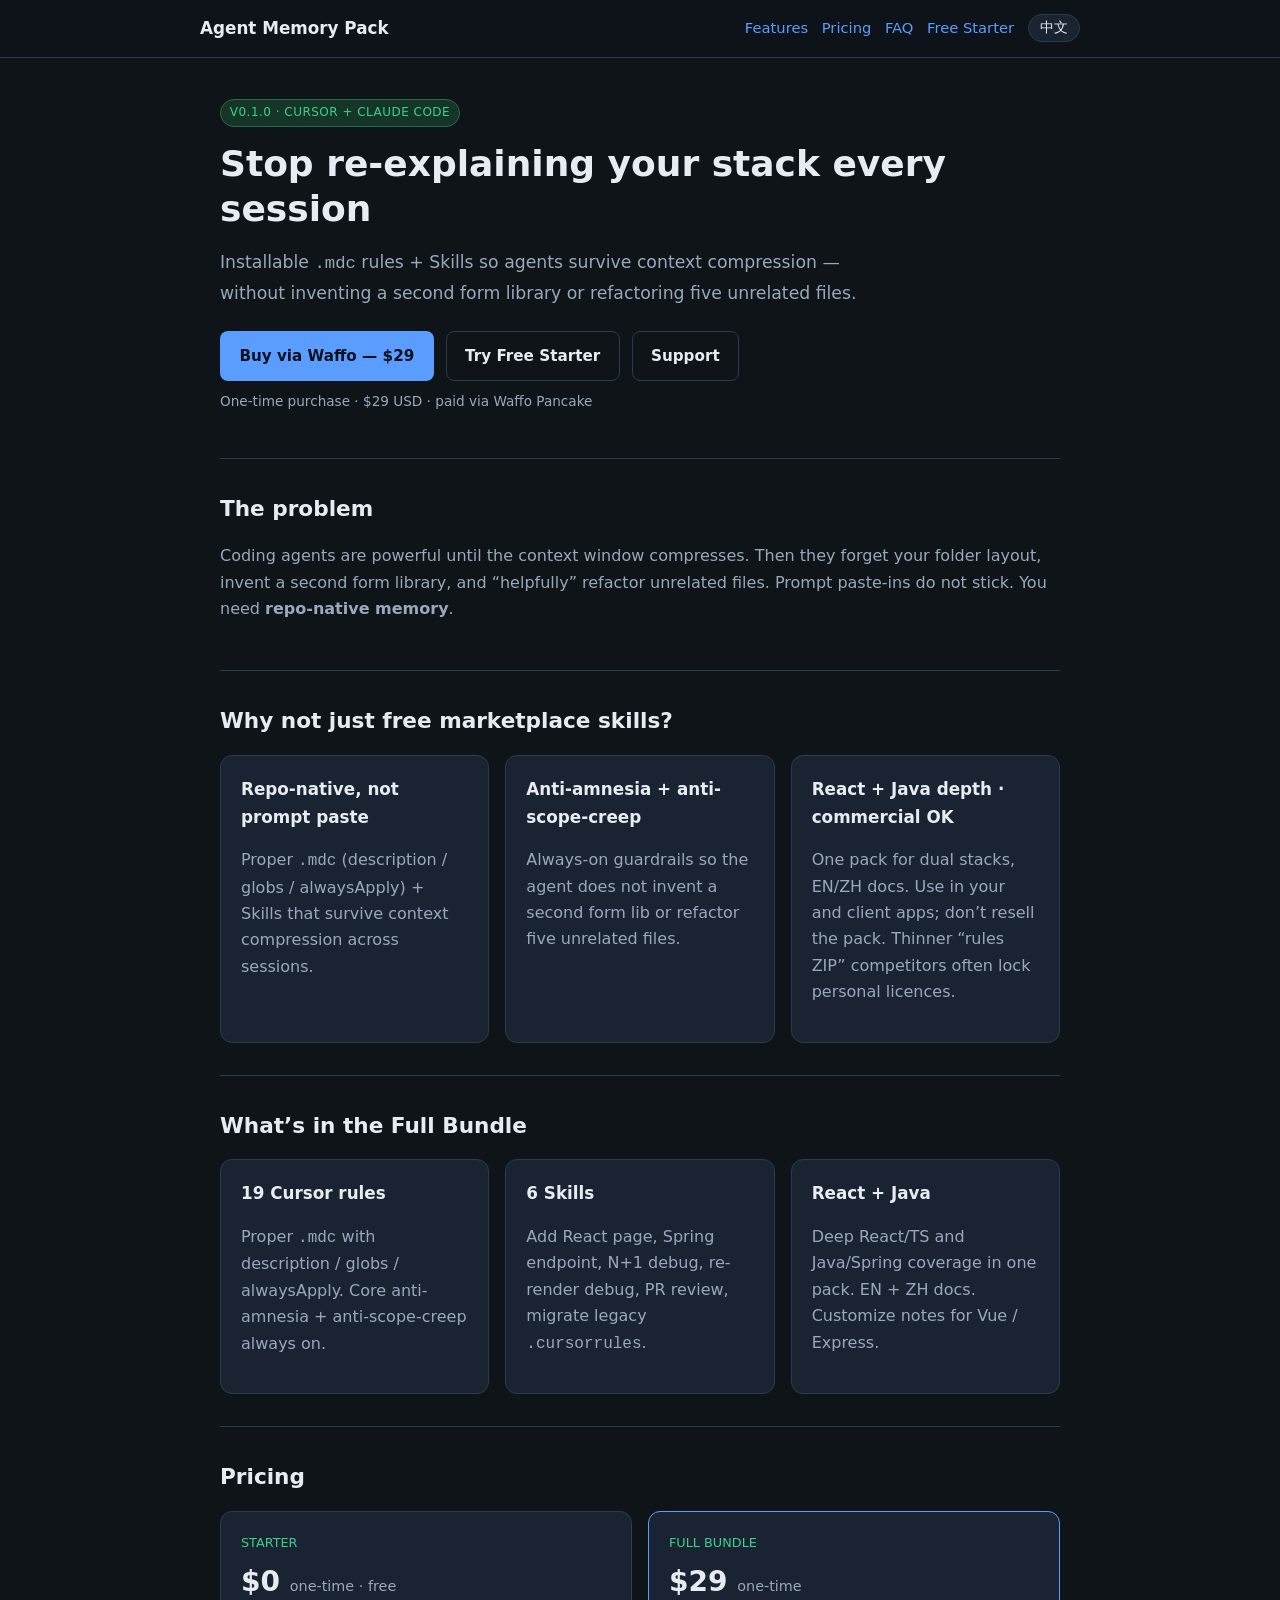
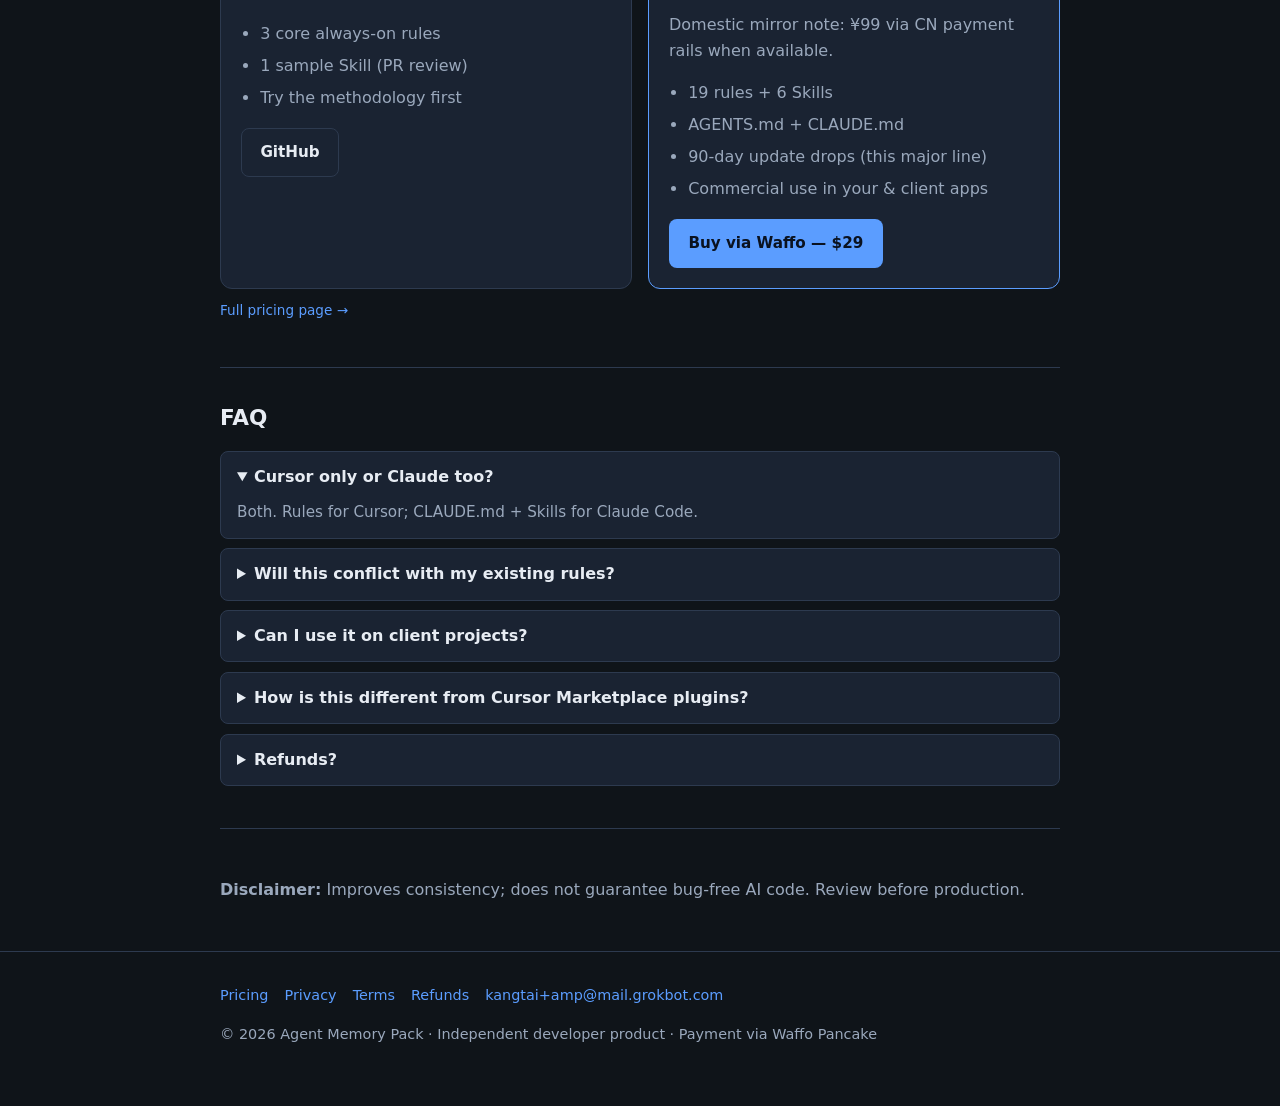
<file: index.html>
<!DOCTYPE html>
<html lang="en">
<head>
  <meta charset="utf-8" />
  <meta name="viewport" content="width=device-width, initial-scale=1" />
  <meta name="waffo-verify" content="ba1f5b3b2deb435702b358eb84c50172" />
  <title>Agent Memory Pack — Cursor Rules + Claude Skills</title>
  <meta name="description" content="Installable Cursor .mdc rules and Claude Skills so coding agents survive context compression without scope creep. Full Bundle $29 / Free Starter." />
  <link rel="stylesheet" href="styles.css" />
</head>
<body>
  <header>
    <div class="wrap nav">
      <a class="brand" href="index.html">Agent Memory Pack</a>
      <nav class="nav-links">
        <a href="#features"><span class="inline-en">Features</span><span class="inline-zh">功能</span></a>
        <a href="pricing.html"><span class="inline-en">Pricing</span><span class="inline-zh">定价</span></a>
        <a href="#faq">FAQ</a>
        <a href="https://github.com/kangtai-cn/agent-memory-pack/tree/main/starter"><span class="inline-en">Free Starter</span><span class="inline-zh">免费体验</span></a>
        <button type="button" class="lang-toggle" id="langToggle" aria-label="Switch language">中文</button>
      </nav>
    </div>
  </header>

  <main class="wrap">
    <section class="hero" style="border-top:none;padding-top:2.5rem">
      <div class="badge">v0.1.0 · Cursor + Claude Code</div>
      <div class="lang-en">
        <h1>Stop re-explaining your stack every session</h1>
        <p class="sub">Installable <code>.mdc</code> rules + Skills so agents survive context compression — without inventing a second form library or refactoring five unrelated files.</p>
      </div>
      <div class="lang-zh">
        <h1>别再每会话重讲一遍工程约定</h1>
        <p class="sub">可安装的 <code>.mdc</code> 规则 + Skills，让 Agent 扛住上下文压缩，还不乱扩 scope、不乱引第二个表单库。</p>
      </div>
      <div class="cta-row">
        <a class="btn btn-primary" href="https://pancake.waffo.ai/store/facai-p8dgqpdw/product/PROD_3jvtO8nHvcOv2YPQSyOpzf?type=onetime&currency=USD" id="buyBtn" target="_blank" rel="noopener noreferrer">
          <span class="inline-en">Buy via Waffo — $29</span>
          <span class="inline-zh">通过 Waffo 购买 — $29</span>
        </a>
        <a class="btn btn-ghost" href="https://github.com/kangtai-cn/agent-memory-pack/tree/main/starter">
          <span class="inline-en">Try Free Starter</span>
          <span class="inline-zh">免费 Starter</span>
        </a>
        <a class="btn btn-ghost" href="mailto:kangtai+amp@mail.grokbot.com">
          <span class="inline-en">Support</span>
          <span class="inline-zh">支持邮箱</span>
        </a>
      </div>
      <p class="note">
        <span class="inline-en">One-time purchase · $29 USD · paid via Waffo Pancake</span>
        <span class="inline-zh">一次性购买 · $29 美元 · 经 Waffo Pancake 结算</span>
      </p>
    </section>

    <section id="problem">
      <div class="lang-en">
        <h2>The problem</h2>
        <p class="muted">Coding agents are powerful until the context window compresses. Then they forget your folder layout, invent a second form library, and “helpfully” refactor unrelated files. Prompt paste-ins do not stick. You need <strong>repo-native memory</strong>.</p>
      </div>
      <div class="lang-zh">
        <h2>痛点</h2>
        <p class="muted">Agent 很强，直到上下文被压缩——然后忘了目录约定、乱引第二个表单库、顺手重构五个无关文件。粘贴 Prompt 留不住。你需要<strong>进仓库的记忆层</strong>。</p>
      </div>
    </section>

    <section id="why">
      <div class="lang-en"><h2>Why not just free marketplace skills?</h2></div>
      <div class="lang-zh"><h2>为什么不只用免费 Marketplace Skills？</h2></div>
      <div class="grid">
        <div class="card">
          <h3 class="lang-en">Repo-native, not prompt paste</h3>
          <h3 class="lang-zh">进仓库，不是粘贴 Prompt</h3>
          <p class="muted lang-en">Proper <code>.mdc</code> (description / globs / alwaysApply) + Skills that survive context compression across sessions.</p>
          <p class="muted lang-zh">规范 <code>.mdc</code>（description / globs / alwaysApply）+ Skills，跨会话扛住上下文压缩。</p>
        </div>
        <div class="card">
          <h3 class="lang-en">Anti-amnesia + anti-scope-creep</h3>
          <h3 class="lang-zh">反失忆 + 反乱扩 scope</h3>
          <p class="muted lang-en">Always-on guardrails so the agent does not invent a second form lib or refactor five unrelated files.</p>
          <p class="muted lang-zh">核心规则始终生效，减少乱引库、顺手重构无关文件。</p>
        </div>
        <div class="card">
          <h3 class="lang-en">React + Java depth · commercial OK</h3>
          <h3 class="lang-zh">React + Java 深覆盖 · 可商用</h3>
          <p class="muted lang-en">One pack for dual stacks, EN/ZH docs. Use in your and client apps; don’t resell the pack. Thinner “rules ZIP” competitors often lock personal licences.</p>
          <p class="muted lang-zh">双栈一本通 + 中英文档；自有与客户项目可用，禁止转售源包。市面薄规则包常见个人非商用许可。</p>
        </div>
      </div>
    </section>

    <section id="features">
      <div class="lang-en"><h2>What’s in the Full Bundle</h2></div>
      <div class="lang-zh"><h2>完整 Bundle 包含</h2></div>
      <div class="grid">
        <div class="card">
          <h3>19 Cursor rules</h3>
          <p class="muted lang-en">Proper <code>.mdc</code> with description / globs / alwaysApply. Core anti-amnesia + anti-scope-creep always on.</p>
          <p class="muted lang-zh">规范 <code>.mdc</code>（description / globs / alwaysApply）。核心「反失忆 + 反乱扩 scope」默认始终生效。</p>
        </div>
        <div class="card">
          <h3>6 Skills</h3>
          <p class="muted lang-en">Add React page, Spring endpoint, N+1 debug, re-render debug, PR review, migrate legacy <code>.cursorrules</code>.</p>
          <p class="muted lang-zh">加 React 页、Spring 接口、N+1、重渲染排查、PR 审查、旧版规则迁移。</p>
        </div>
        <div class="card">
          <h3>React + Java</h3>
          <p class="muted lang-en">Deep React/TS and Java/Spring coverage in one pack. EN + ZH docs. Customize notes for Vue / Express.</p>
          <p class="muted lang-zh">React/TS 与 Java/Spring 双栈 + 双语文档；含 Vue / Express 改造说明。</p>
        </div>
      </div>
    </section>

    <section id="pricing-preview">
      <div class="lang-en"><h2>Pricing</h2></div>
      <div class="lang-zh"><h2>定价</h2></div>
      <div class="grid">
        <div class="card">
          <div class="tag">STARTER</div>
          <div class="price">$0 <span class="lang-en">one-time · free</span><span class="lang-zh">一次性 · 免费</span></div>
          <ul class="muted">
            <li class="lang-en">3 core always-on rules</li><li class="lang-zh">3 条核心始终生效规则</li>
            <li class="lang-en">1 sample Skill (PR review)</li><li class="lang-zh">1 个示例 Skill（PR 审查）</li>
            <li class="lang-en">Try the methodology first</li><li class="lang-zh">先体验方法论</li>
          </ul>
          <a class="btn btn-ghost" href="https://github.com/kangtai-cn/agent-memory-pack/tree/main/starter">GitHub</a>
        </div>
        <div class="card" style="border-color:#5b9dff">
          <div class="tag">FULL BUNDLE</div>
          <div class="price">$29 <span class="lang-en">one-time</span><span class="lang-zh">一次性</span></div>
          <p class="muted lang-en" style="margin-top:0">Domestic mirror note: ¥99 via CN payment rails when available.</p>
          <p class="muted lang-zh" style="margin-top:0">国内通道镜像价：¥99（有国内支付路径时）。</p>
          <ul class="muted">
            <li>19 rules + 6 Skills</li>
            <li>AGENTS.md + CLAUDE.md</li>
            <li class="lang-en">90-day update drops (this major line)</li><li class="lang-zh">本主线 90 天更新包</li>
            <li class="lang-en">Commercial use in your & client apps</li><li class="lang-zh">可用于自有与客户项目</li>
          </ul>
          <a class="btn btn-primary" href="https://pancake.waffo.ai/store/facai-p8dgqpdw/product/PROD_3jvtO8nHvcOv2YPQSyOpzf?type=onetime&currency=USD" target="_blank" rel="noopener noreferrer">Buy via Waffo — $29</a>
        </div>
      </div>
      <p class="note"><a href="pricing.html"><span class="inline-en">Full pricing page →</span><span class="inline-zh">完整定价页 →</span></a></p>
    </section>

    <section id="faq" class="faq">
      <h2>FAQ</h2>
      <details open>
        <summary class="lang-en">Cursor only or Claude too?</summary>
        <summary class="lang-zh">只支持 Cursor 吗？</summary>
        <p class="lang-en">Both. Rules for Cursor; CLAUDE.md + Skills for Claude Code.</p>
        <p class="lang-zh">双端：Cursor 规则 + Claude Skills / CLAUDE.md。</p>
      </details>
      <details>
        <summary class="lang-en">Will this conflict with my existing rules?</summary>
        <summary class="lang-zh">会和现有规则冲突吗？</summary>
        <p class="lang-en">Merge carefully. Start with always-on rules (00 / 08 / 18), then add stack files.</p>
        <p class="lang-zh">合并安装；建议先接入 00 / 08 / 18，再按栈加文件。</p>
      </details>
      <details>
        <summary class="lang-en">Can I use it on client projects?</summary>
        <summary class="lang-zh">能用在客户项目吗？</summary>
        <p class="lang-en">Yes. You cannot resell the pack itself as a competing digital product.</p>
        <p class="lang-zh">可以。不能把本包装成商品再卖。</p>
      </details>
      <details>
        <summary class="lang-en">How is this different from Cursor Marketplace plugins?</summary>
        <summary class="lang-zh">和 Cursor Marketplace 插件有何不同？</summary>
        <p class="lang-en">Marketplace plugins are great for shared open skills. This pack is a curated React/Java <em>memory layer</em> you drop into a repo: always-on anti-amnesia rules + task Skills + bilingual docs, sold as a one-time product.</p>
        <p class="lang-zh">Marketplace 适合共享开源能力；本包是放进仓库的 React/Java「记忆层」：始终生效的反失忆规则 + 任务 Skills + 双语文档，一次性买断。</p>
      </details>
      <details>
        <summary class="lang-en">Refunds?</summary>
        <summary class="lang-zh">退款？</summary>
        <p class="lang-en">See <a href="refund.html">refund policy</a> — typically 7 days for digital goods if not substantially used/abused.</p>
        <p class="lang-zh">见 <a href="refund.html">退款政策</a>；数字商品通常在未滥用前提下提供短时窗口。</p>
      </details>
    </section>

    <section>
      <p class="muted lang-en"><strong>Disclaimer:</strong> Improves consistency; does not guarantee bug-free AI code. Review before production.</p>
      <p class="muted lang-zh"><strong>免责：</strong>提升一致性，不保证 AI 无缺陷。上线前请人工审查。</p>
    </section>
  </main>

  <footer>
    <div class="wrap">
      <div class="footer-links">
        <a href="pricing.html"><span class="inline-en">Pricing</span><span class="inline-zh">定价</span></a>
        <a href="privacy.html">Privacy</a>
        <a href="terms.html">Terms</a>
        <a href="refund.html"><span class="inline-en">Refunds</span><span class="inline-zh">退款</span></a>
        <a href="mailto:kangtai+amp@mail.grokbot.com">kangtai+amp@mail.grokbot.com</a>
      </div>
      <p>© 2026 Agent Memory Pack · Independent developer product · Payment via Waffo Pancake</p>
    </div>
  </footer>

  <script>
    (function () {
      var html = document.documentElement;
      var btn = document.getElementById('langToggle');
      var saved = localStorage.getItem('amp-lang');
      function apply(lang) {
        html.lang = lang;
        btn.textContent = lang === 'zh' ? 'EN' : '中文';
        localStorage.setItem('amp-lang', lang);
      }
      apply(saved === 'zh' || (!saved && /zh/i.test(navigator.language || '')) ? 'zh' : 'en');
      btn.addEventListener('click', function () {
        apply(html.lang === 'zh' ? 'en' : 'zh');
      });
    })();
  </script>
</body>
</html>
</file>
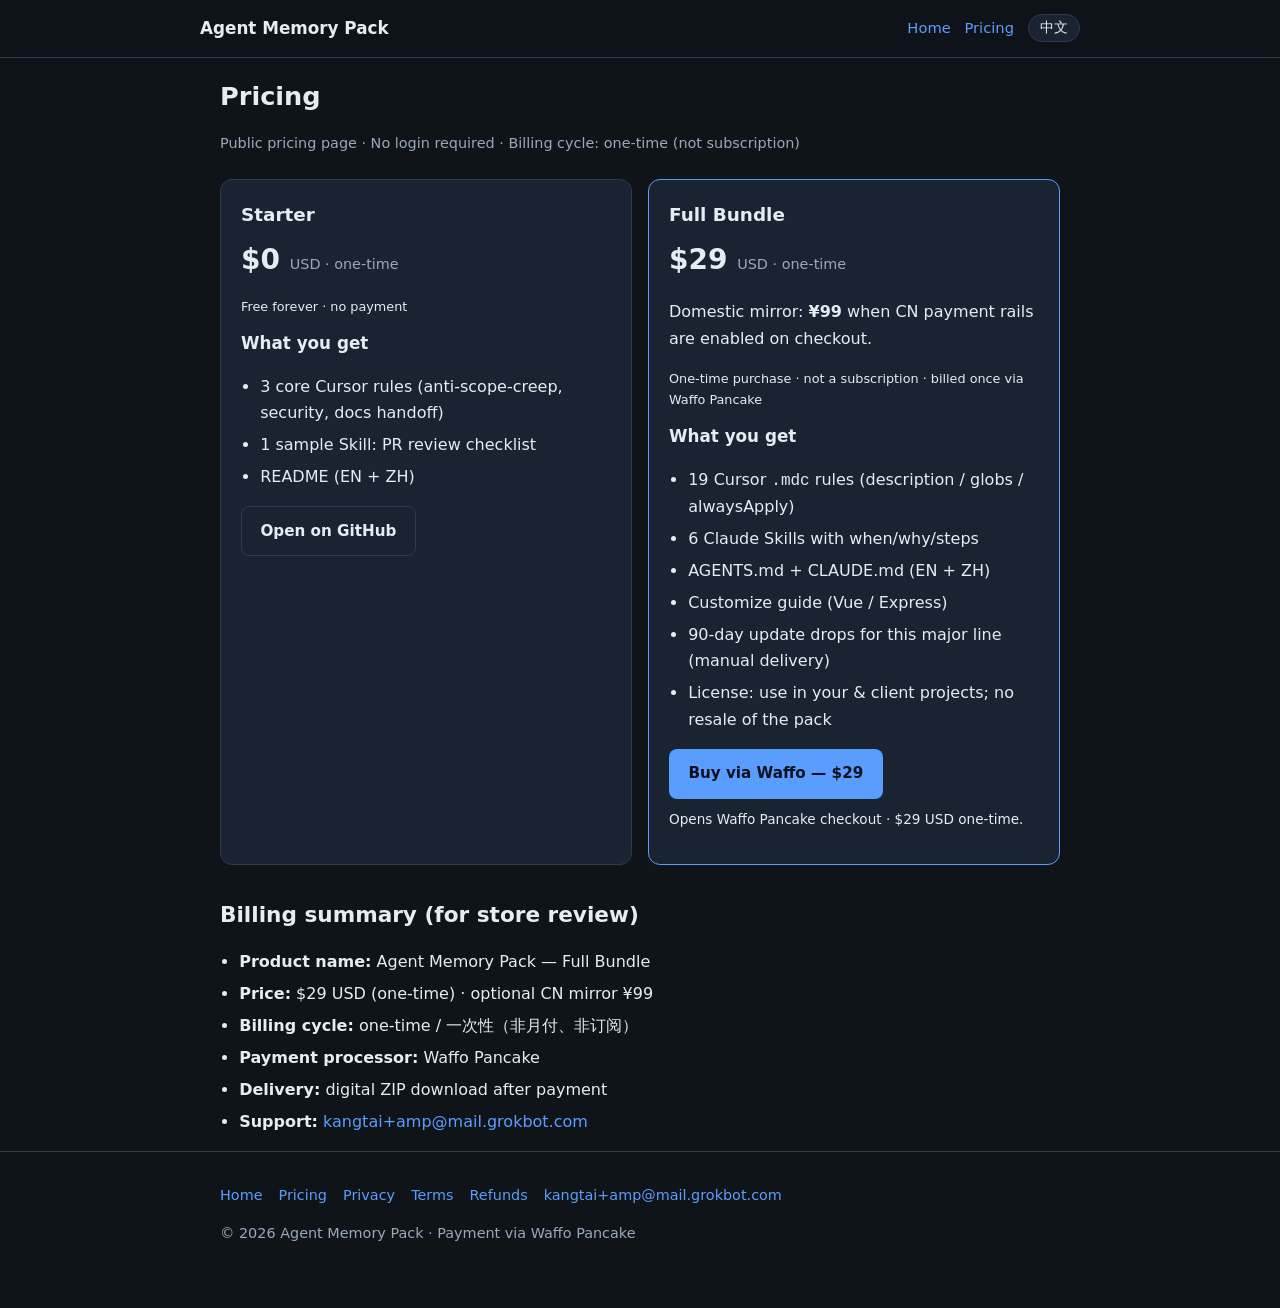
<file: pricing.html>
<!DOCTYPE html>
<html lang="en">
<head>
  <meta charset="utf-8" />
  <meta name="viewport" content="width=device-width, initial-scale=1" />
  <title>Pricing — Agent Memory Pack</title>
  <meta name="description" content="Agent Memory Pack pricing: Free Starter $0 one-time; Full Bundle $29 one-time. No subscription." />
  <link rel="stylesheet" href="styles.css" />
</head>
<body>
  <header>
    <div class="wrap nav">
      <a class="brand" href="index.html">Agent Memory Pack</a>
      <nav class="nav-links">
        <a href="index.html"><span class="inline-en">Home</span><span class="inline-zh">首页</span></a>
        <a href="pricing.html"><span class="inline-en">Pricing</span><span class="inline-zh">定价</span></a>
        <button type="button" class="lang-toggle" id="langToggle">中文</button>
      </nav>
    </div>
  </header>

  <main class="wrap legal">
    <h1><span class="inline-en">Pricing</span><span class="inline-zh">定价</span></h1>
    <p class="meta">
      <span class="inline-en">Public pricing page · No login required · Billing cycle: one-time (not subscription)</span>
      <span class="inline-zh">公开定价页 · 免登录可见 · 计费周期：一次性（非订阅）</span>
    </p>

    <div class="grid" style="margin:1.5rem 0 2rem">
      <div class="card">
        <h2 style="margin:0;font-size:1.15rem">Starter</h2>
        <div class="price">$0 <span class="lang-en">USD · one-time</span><span class="lang-zh">美元 · 一次性</span></div>
        <p class="tag lang-en">Free forever · no payment</p>
        <p class="tag lang-zh">永久免费 · 无需付款</p>
        <h3 class="lang-en">What you get</h3>
        <h3 class="lang-zh">权益</h3>
        <ul>
          <li class="lang-en">3 core Cursor rules (anti-scope-creep, security, docs handoff)</li>
          <li class="lang-zh">3 条核心 Cursor 规则（反乱扩、安全、文档交接）</li>
          <li class="lang-en">1 sample Skill: PR review checklist</li>
          <li class="lang-zh">1 个示例 Skill：PR 审查清单</li>
          <li class="lang-en">README (EN + ZH)</li>
          <li class="lang-zh">README（中英）</li>
        </ul>
        <a class="btn btn-ghost" href="https://github.com/kangtai-cn/agent-memory-pack/tree/main/starter">Open on GitHub</a>
      </div>

      <div class="card" style="border-color:#5b9dff">
        <h2 style="margin:0;font-size:1.15rem">Full Bundle</h2>
        <div class="price">$29 <span class="lang-en">USD · one-time</span><span class="lang-zh">美元 · 一次性</span></div>
        <p class="muted lang-en">Domestic mirror: <strong>¥99</strong> when CN payment rails are enabled on checkout.</p>
        <p class="muted lang-zh">国内镜像价：有国内支付路径时为 <strong>¥99</strong>。</p>
        <p class="tag lang-en">One-time purchase · not a subscription · billed once via Waffo Pancake</p>
        <p class="tag lang-zh">一次性购买 · 非订阅 · 通过 Waffo Pancake 单次结算</p>
        <h3 class="lang-en">What you get</h3>
        <h3 class="lang-zh">权益</h3>
        <ul>
          <li class="lang-en">19 Cursor <code>.mdc</code> rules (description / globs / alwaysApply)</li>
          <li class="lang-zh">19 条 Cursor <code>.mdc</code> 规则</li>
          <li class="lang-en">6 Claude Skills with when/why/steps</li>
          <li class="lang-zh">6 个带步骤的 Claude Skills</li>
          <li>AGENTS.md + CLAUDE.md (EN + ZH)</li>
          <li class="lang-en">Customize guide (Vue / Express)</li>
          <li class="lang-zh">Vue / Express 改造说明</li>
          <li class="lang-en">90-day update drops for this major line (manual delivery)</li>
          <li class="lang-zh">本主线 90 天更新包（人工发放）</li>
          <li class="lang-en">License: use in your &amp; client projects; no resale of the pack</li>
          <li class="lang-zh">许可：可用于自有与客户项目；禁止转售源包</li>
        </ul>
        <a class="btn btn-primary" href="https://pancake.waffo.ai/store/facai-p8dgqpdw/product/PROD_3jvtO8nHvcOv2YPQSyOpzf?type=onetime&currency=USD" target="_blank" rel="noopener noreferrer">Buy via Waffo — $29</a>
        <p class="note lang-en">Opens Waffo Pancake checkout · $29 USD one-time.</p>
        <p class="note lang-zh">跳转 Waffo Pancake 结账 · $29 美元一次性。</p>
      </div>
    </div>

    <h2 class="lang-en">Billing summary (for store review)</h2>
    <h2 class="lang-zh">计费摘要（供店铺审核）</h2>
    <ul>
      <li><strong>Product name:</strong> Agent Memory Pack — Full Bundle</li>
      <li><strong class="lang-en">Price:</strong><strong class="lang-zh">价格：</strong> $29 USD (one-time) · optional CN mirror ¥99</li>
      <li><strong class="lang-en">Billing cycle:</strong><strong class="lang-zh">计费周期：</strong> one-time / 一次性（非月付、非订阅）</li>
      <li><strong class="lang-en">Payment processor:</strong><strong class="lang-zh">支付处理方：</strong> Waffo Pancake</li>
      <li><strong class="lang-en">Delivery:</strong><strong class="lang-zh">交付：</strong> digital ZIP download after payment</li>
      <li><strong class="lang-en">Support:</strong><strong class="lang-zh">支持：</strong> <a href="mailto:kangtai+amp@mail.grokbot.com">kangtai+amp@mail.grokbot.com</a></li>
    </ul>
  </main>

  <footer>
    <div class="wrap">
      <div class="footer-links">
        <a href="index.html"><span class="inline-en">Home</span><span class="inline-zh">首页</span></a>
        <a href="pricing.html"><span class="inline-en">Pricing</span><span class="inline-zh">定价</span></a>
        <a href="privacy.html">Privacy</a>
        <a href="terms.html">Terms</a>
        <a href="refund.html"><span class="inline-en">Refunds</span><span class="inline-zh">退款</span></a>
        <a href="mailto:kangtai+amp@mail.grokbot.com">kangtai+amp@mail.grokbot.com</a>
      </div>
      <p>© 2026 Agent Memory Pack · Payment via Waffo Pancake</p>
    </div>
  </footer>
  <script>
    (function () {
      var html = document.documentElement;
      var btn = document.getElementById('langToggle');
      var saved = localStorage.getItem('amp-lang');
      function apply(lang) {
        html.lang = lang;
        btn.textContent = lang === 'zh' ? 'EN' : '中文';
        localStorage.setItem('amp-lang', lang);
      }
      apply(saved === 'zh' || (!saved && /zh/i.test(navigator.language || '')) ? 'zh' : 'en');
      btn.addEventListener('click', function () {
        apply(html.lang === 'zh' ? 'en' : 'zh');
      });
    })();
  </script>
</body>
</html>
</file>
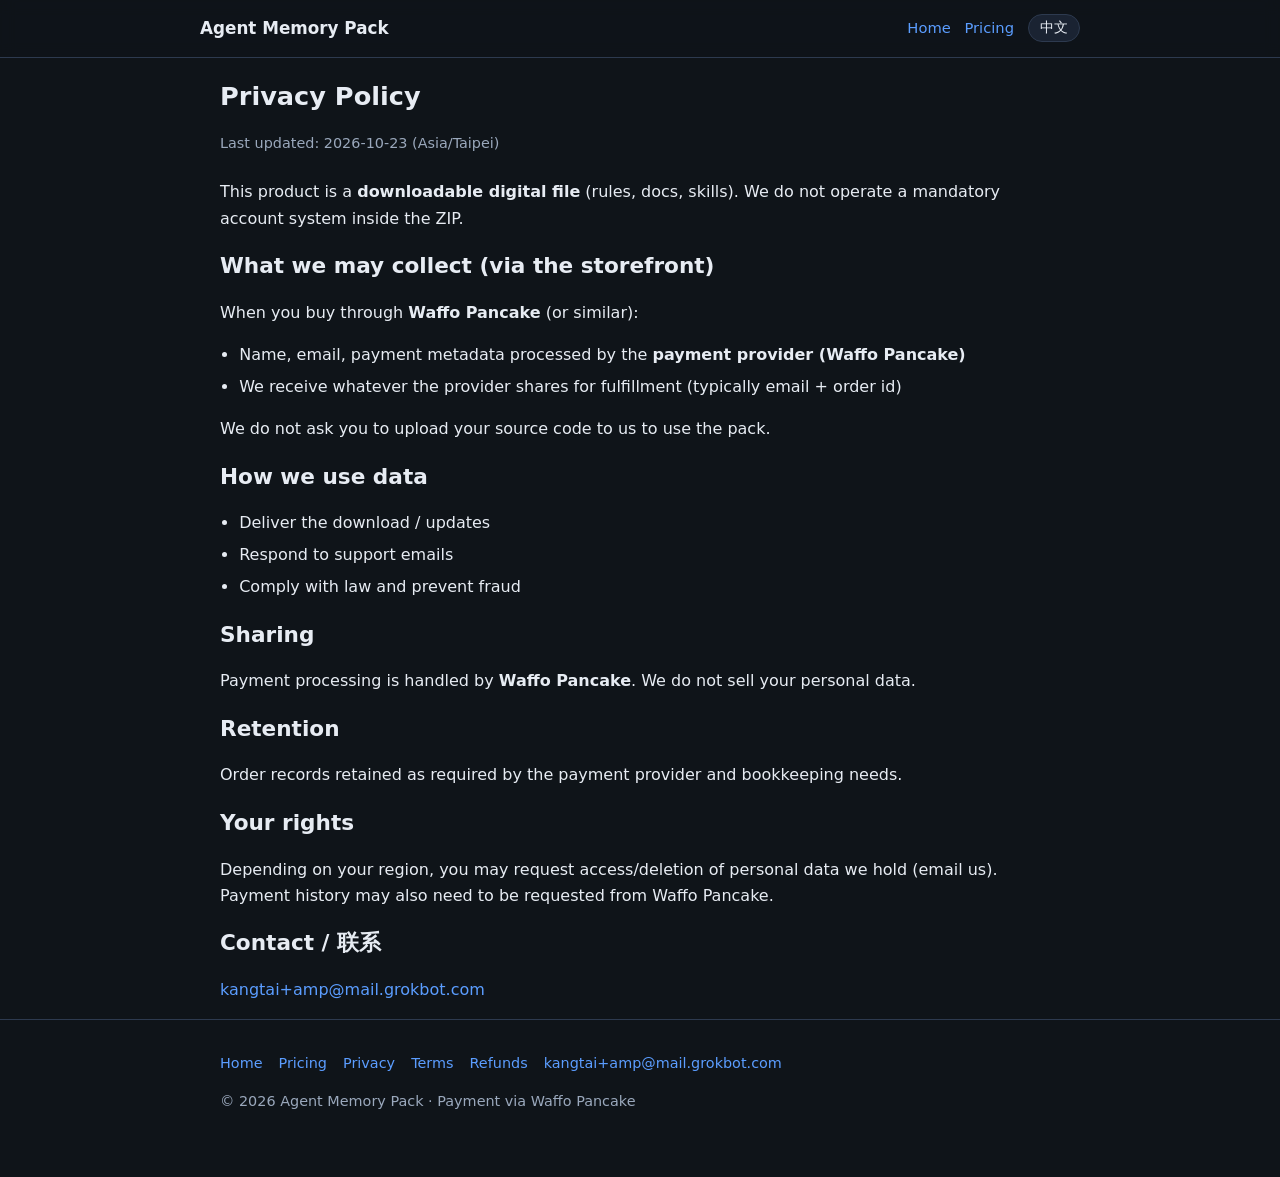
<file: privacy.html>
<!DOCTYPE html>
<html lang="en">
<head>
  <meta charset="utf-8" />
  <meta name="viewport" content="width=device-width, initial-scale=1" />
  <title>Privacy Policy — Agent Memory Pack</title>
  <link rel="stylesheet" href="styles.css" />
</head>
<body>
  <header>
    <div class="wrap nav">
      <a class="brand" href="index.html">Agent Memory Pack</a>
      <nav class="nav-links">
        <a href="index.html">Home</a>
        <a href="pricing.html">Pricing</a>
        <button type="button" class="lang-toggle" id="langToggle">中文</button>
      </nav>
    </div>
  </header>
  <main class="wrap legal">
    <h1>Privacy Policy</h1>
    <p class="meta">Last updated: 2026-10-23 (Asia/Taipei)</p>

    <div class="lang-en">
      <p>This product is a <strong>downloadable digital file</strong> (rules, docs, skills). We do not operate a mandatory account system inside the ZIP.</p>
      <h2>What we may collect (via the storefront)</h2>
      <p>When you buy through <strong>Waffo Pancake</strong> (or similar):</p>
      <ul>
        <li>Name, email, payment metadata processed by the <strong>payment provider (Waffo Pancake)</strong></li>
        <li>We receive whatever the provider shares for fulfillment (typically email + order id)</li>
      </ul>
      <p>We do not ask you to upload your source code to us to use the pack.</p>
      <h2>How we use data</h2>
      <ul>
        <li>Deliver the download / updates</li>
        <li>Respond to support emails</li>
        <li>Comply with law and prevent fraud</li>
      </ul>
      <h2>Sharing</h2>
      <p>Payment processing is handled by <strong>Waffo Pancake</strong>. We do not sell your personal data.</p>
      <h2>Retention</h2>
      <p>Order records retained as required by the payment provider and bookkeeping needs.</p>
      <h2>Your rights</h2>
      <p>Depending on your region, you may request access/deletion of personal data we hold (email us). Payment history may also need to be requested from Waffo Pancake.</p>
    </div>

    <div class="lang-zh">
      <p>本产品为<strong>可下载的数字文件</strong>（规则、文档、Skills）。ZIP 内不强制账号体系。</p>
      <h2>我们可能收集的信息（经店铺）</h2>
      <p>当你通过 <strong>Waffo Pancake</strong>（或类似平台）购买时：</p>
      <ul>
        <li>姓名、邮箱、由<strong>支付处理方（Waffo Pancake）</strong>处理的支付元数据</li>
        <li>我们仅收到履约所需信息（通常为邮箱 + 订单号）</li>
      </ul>
      <p>使用本包无需向我们上传你的源代码。</p>
      <h2>用途</h2>
      <ul>
        <li>交付下载 / 更新</li>
        <li>回复支持邮件</li>
        <li>守法与防欺诈</li>
      </ul>
      <h2>共享</h2>
      <p>支付由 <strong>Waffo Pancake</strong> 处理。我们不出售你的个人数据。</p>
      <h2>保留</h2>
      <p>订单记录按支付方与记账需要保留。</p>
      <h2>你的权利</h2>
      <p>视所在地区，可邮件申请访问/删除我们持有的个人数据。支付历史也可能需向 Waffo Pancake 申请。</p>
    </div>

    <h2>Contact / 联系</h2>
    <p><a href="mailto:kangtai+amp@mail.grokbot.com">kangtai+amp@mail.grokbot.com</a></p>
  </main>
  <footer>
    <div class="wrap">
      <div class="footer-links">
        <a href="index.html">Home</a>
        <a href="pricing.html">Pricing</a>
        <a href="privacy.html">Privacy</a>
        <a href="terms.html">Terms</a>
        <a href="refund.html">Refunds</a>
        <a href="mailto:kangtai+amp@mail.grokbot.com">kangtai+amp@mail.grokbot.com</a>
      </div>
      <p>© 2026 Agent Memory Pack · Payment via Waffo Pancake</p>
    </div>
  </footer>
  <script>
    (function () {
      var html = document.documentElement;
      var btn = document.getElementById('langToggle');
      var saved = localStorage.getItem('amp-lang');
      function apply(lang) {
        html.lang = lang;
        btn.textContent = lang === 'zh' ? 'EN' : '中文';
        localStorage.setItem('amp-lang', lang);
      }
      apply(saved === 'zh' || (!saved && /zh/i.test(navigator.language || '')) ? 'zh' : 'en');
      btn.addEventListener('click', function () {
        apply(html.lang === 'zh' ? 'en' : 'zh');
      });
    })();
  </script>
</body>
</html>
</file>
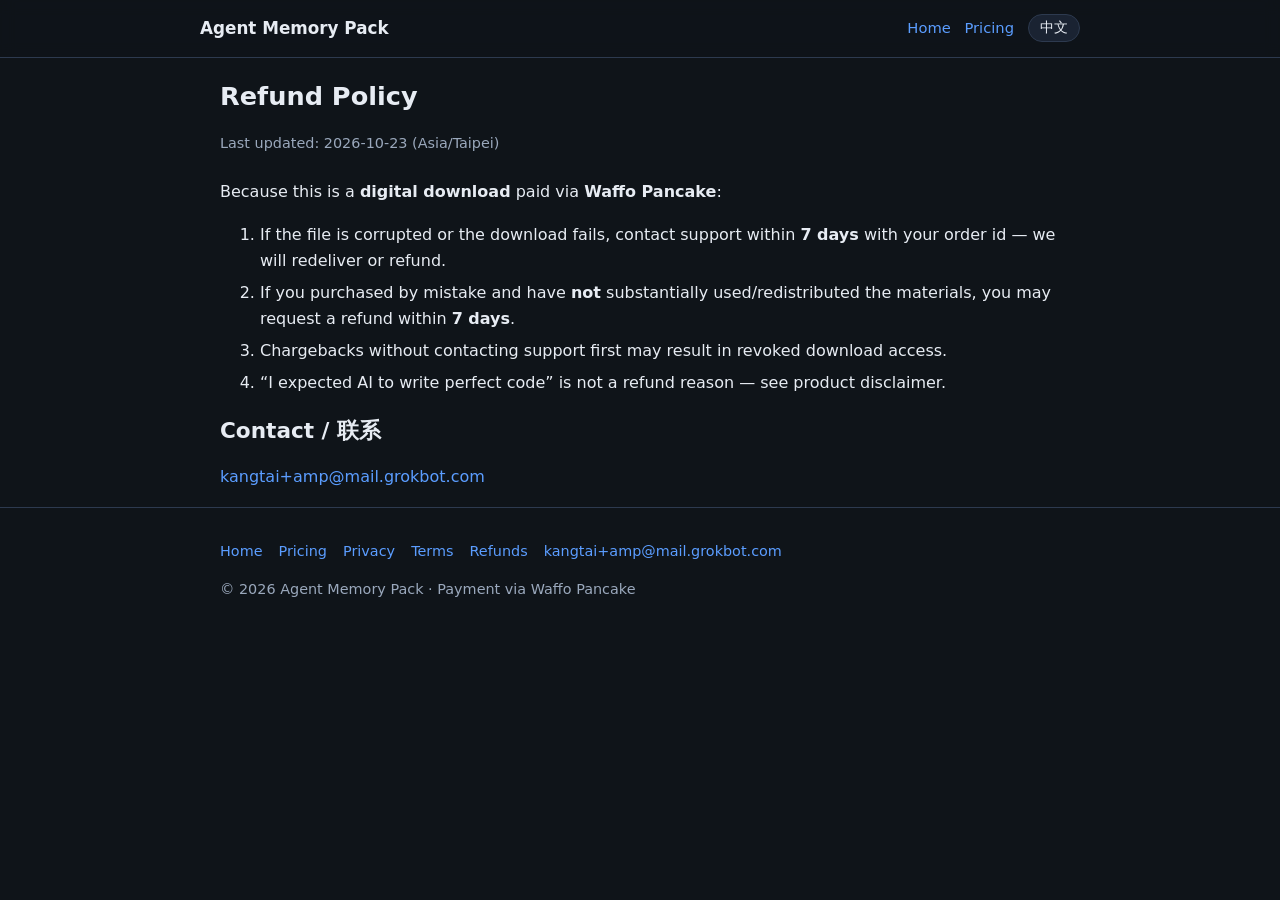
<file: refund.html>
<!DOCTYPE html>
<html lang="en">
<head>
  <meta charset="utf-8" />
  <meta name="viewport" content="width=device-width, initial-scale=1" />
  <title>Refund Policy — Agent Memory Pack</title>
  <link rel="stylesheet" href="styles.css" />
</head>
<body>
  <header>
    <div class="wrap nav">
      <a class="brand" href="index.html">Agent Memory Pack</a>
      <nav class="nav-links">
        <a href="index.html">Home</a>
        <a href="pricing.html">Pricing</a>
        <button type="button" class="lang-toggle" id="langToggle">中文</button>
      </nav>
    </div>
  </header>
  <main class="wrap legal">
    <h1>Refund Policy</h1>
    <p class="meta">Last updated: 2026-10-23 (Asia/Taipei)</p>

    <div class="lang-en">
      <p>Because this is a <strong>digital download</strong> paid via <strong>Waffo Pancake</strong>:</p>
      <ol>
        <li>If the file is corrupted or the download fails, contact support within <strong>7 days</strong> with your order id — we will redeliver or refund.</li>
        <li>If you purchased by mistake and have <strong>not</strong> substantially used/redistributed the materials, you may request a refund within <strong>7 days</strong>.</li>
        <li>Chargebacks without contacting support first may result in revoked download access.</li>
        <li>“I expected AI to write perfect code” is not a refund reason — see product disclaimer.</li>
      </ol>
    </div>

    <div class="lang-zh">
      <p>本产品为经 <strong>Waffo Pancake</strong> 支付的<strong>数字下载</strong>：</p>
      <ol>
        <li>文件损坏或下载失败：请在 <strong>7 天内</strong>凭订单号联系支持——我们将重新发放或退款。</li>
        <li>误购且<strong>未</strong>实质使用/再分发材料：可在 <strong>7 天内</strong>申请退款。</li>
        <li>未先联系支持即发起拒付，可能导致下载权限撤销。</li>
        <li>「期望 AI 写出完美代码」不属于退款理由——见产品免责声明。</li>
      </ol>
    </div>

    <h2>Contact / 联系</h2>
    <p><a href="mailto:kangtai+amp@mail.grokbot.com">kangtai+amp@mail.grokbot.com</a></p>
  </main>
  <footer>
    <div class="wrap">
      <div class="footer-links">
        <a href="index.html">Home</a>
        <a href="pricing.html">Pricing</a>
        <a href="privacy.html">Privacy</a>
        <a href="terms.html">Terms</a>
        <a href="refund.html">Refunds</a>
        <a href="mailto:kangtai+amp@mail.grokbot.com">kangtai+amp@mail.grokbot.com</a>
      </div>
      <p>© 2026 Agent Memory Pack · Payment via Waffo Pancake</p>
    </div>
  </footer>
  <script>
    (function () {
      var html = document.documentElement;
      var btn = document.getElementById('langToggle');
      var saved = localStorage.getItem('amp-lang');
      function apply(lang) {
        html.lang = lang;
        btn.textContent = lang === 'zh' ? 'EN' : '中文';
        localStorage.setItem('amp-lang', lang);
      }
      apply(saved === 'zh' || (!saved && /zh/i.test(navigator.language || '')) ? 'zh' : 'en');
      btn.addEventListener('click', function () {
        apply(html.lang === 'zh' ? 'en' : 'zh');
      });
    })();
  </script>
</body>
</html>
</file>
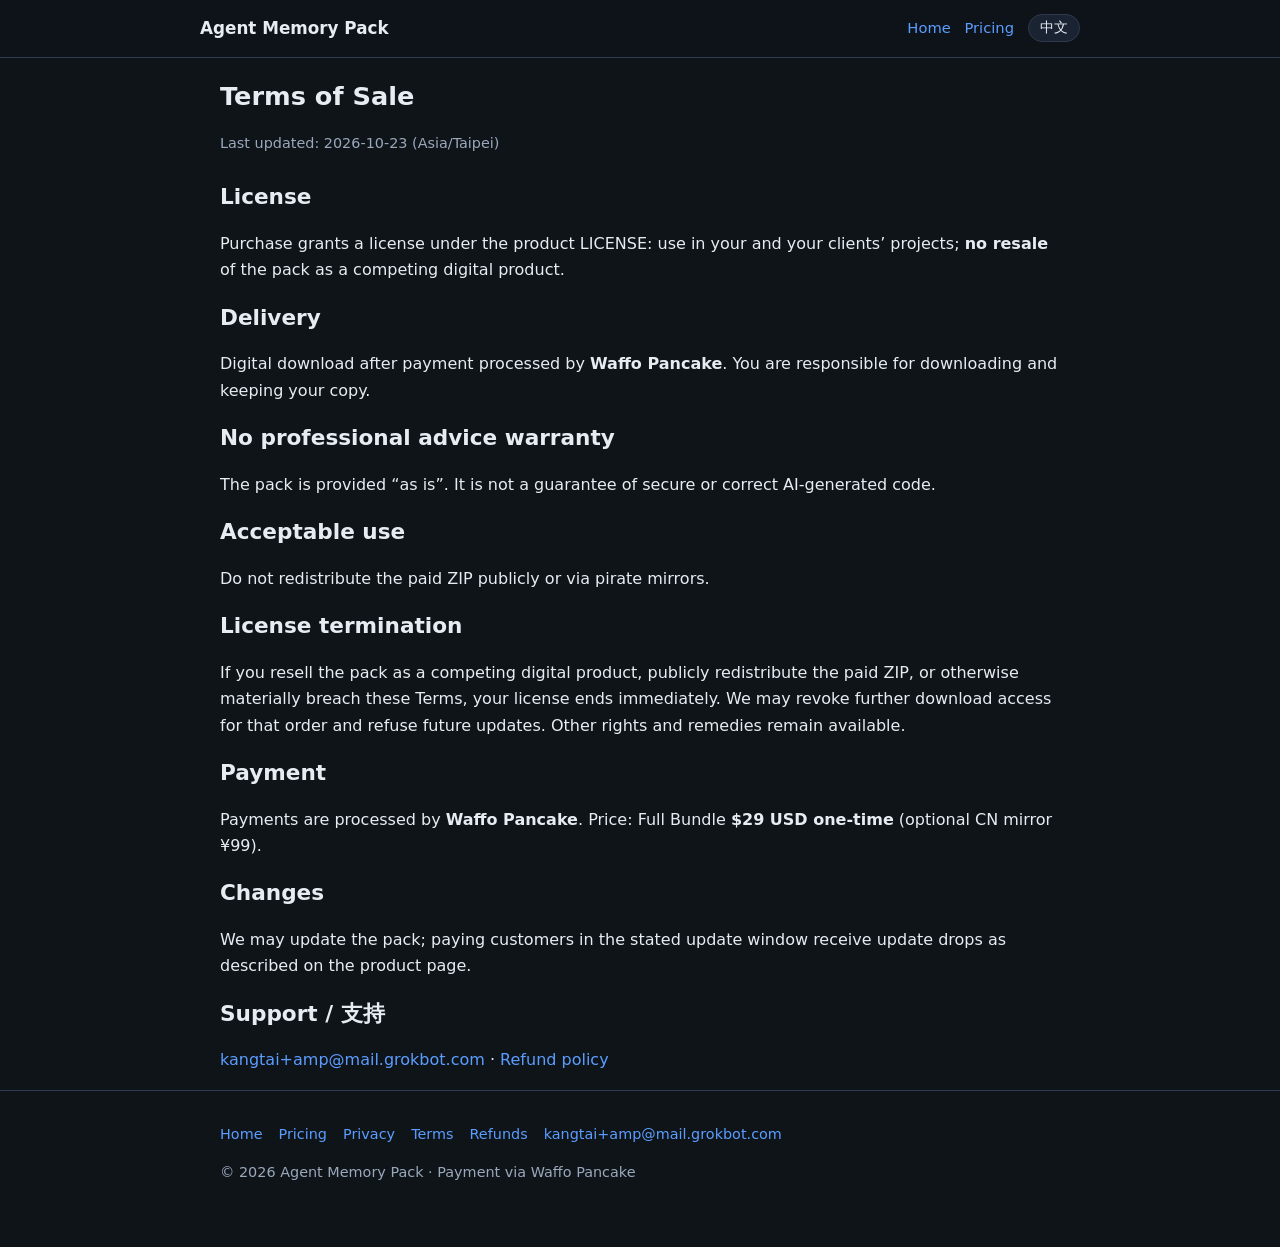
<file: terms.html>
<!DOCTYPE html>
<html lang="en">
<head>
  <meta charset="utf-8" />
  <meta name="viewport" content="width=device-width, initial-scale=1" />
  <title>Terms of Sale — Agent Memory Pack</title>
  <link rel="stylesheet" href="styles.css" />
</head>
<body>
  <header>
    <div class="wrap nav">
      <a class="brand" href="index.html">Agent Memory Pack</a>
      <nav class="nav-links">
        <a href="index.html">Home</a>
        <a href="pricing.html">Pricing</a>
        <button type="button" class="lang-toggle" id="langToggle">中文</button>
      </nav>
    </div>
  </header>
  <main class="wrap legal">
    <h1>Terms of Sale</h1>
    <p class="meta">Last updated: 2026-10-23 (Asia/Taipei)</p>

    <div class="lang-en">
      <h2>License</h2>
      <p>Purchase grants a license under the product LICENSE: use in your and your clients’ projects; <strong>no resale</strong> of the pack as a competing digital product.</p>
      <h2>Delivery</h2>
      <p>Digital download after payment processed by <strong>Waffo Pancake</strong>. You are responsible for downloading and keeping your copy.</p>
      <h2>No professional advice warranty</h2>
      <p>The pack is provided “as is”. It is not a guarantee of secure or correct AI-generated code.</p>
      <h2>Acceptable use</h2>
      <p>Do not redistribute the paid ZIP publicly or via pirate mirrors.</p>
      <h2>License termination</h2>
      <p>If you resell the pack as a competing digital product, publicly redistribute the paid ZIP, or otherwise materially breach these Terms, your license ends immediately. We may revoke further download access for that order and refuse future updates. Other rights and remedies remain available.</p>
      <h2>Payment</h2>
      <p>Payments are processed by <strong>Waffo Pancake</strong>. Price: Full Bundle <strong>$29 USD one-time</strong> (optional CN mirror ¥99).</p>
      <h2>Changes</h2>
      <p>We may update the pack; paying customers in the stated update window receive update drops as described on the product page.</p>
    </div>

    <div class="lang-zh">
      <h2>许可</h2>
      <p>购买即获得产品 LICENSE 下的使用权：可用于自有与客户项目；<strong>禁止</strong>将本包装成竞品数字商品转售。</p>
      <h2>交付</h2>
      <p>经 <strong>Waffo Pancake</strong> 支付成功后数字下载。请自行下载并妥善保存。</p>
      <h2>无专业建议保证</h2>
      <p>本包按「现状」提供，不保证 AI 生成代码安全或正确。</p>
      <h2>可接受使用</h2>
      <p>禁止公开再分发付费 ZIP 或经盗版镜像传播。</p>
      <h2>许可终止</h2>
      <p>若你将本包装成竞品数字商品转售、公开再分发付费 ZIP，或以其他方式实质性违反本条款，许可立即终止。我们可取消该订单的后续下载权限，并拒绝提供后续更新。其他合法权利与救济不受影响。</p>
      <h2>支付</h2>
      <p>支付由 <strong>Waffo Pancake</strong> 处理。价格：完整 Bundle <strong>$29 美元一次性</strong>（可选国内镜像 ¥99）。</p>
      <h2>变更</h2>
      <p>我们可能更新产品；付费用户在约定更新窗口内按产品页说明收到更新包。</p>
    </div>

    <h2>Support / 支持</h2>
    <p><a href="mailto:kangtai+amp@mail.grokbot.com">kangtai+amp@mail.grokbot.com</a> · <a href="refund.html">Refund policy</a></p>
  </main>
  <footer>
    <div class="wrap">
      <div class="footer-links">
        <a href="index.html">Home</a>
        <a href="pricing.html">Pricing</a>
        <a href="privacy.html">Privacy</a>
        <a href="terms.html">Terms</a>
        <a href="refund.html">Refunds</a>
        <a href="mailto:kangtai+amp@mail.grokbot.com">kangtai+amp@mail.grokbot.com</a>
      </div>
      <p>© 2026 Agent Memory Pack · Payment via Waffo Pancake</p>
    </div>
  </footer>
  <script>
    (function () {
      var html = document.documentElement;
      var btn = document.getElementById('langToggle');
      var saved = localStorage.getItem('amp-lang');
      function apply(lang) {
        html.lang = lang;
        btn.textContent = lang === 'zh' ? 'EN' : '中文';
        localStorage.setItem('amp-lang', lang);
      }
      apply(saved === 'zh' || (!saved && /zh/i.test(navigator.language || '')) ? 'zh' : 'en');
      btn.addEventListener('click', function () {
        apply(html.lang === 'zh' ? 'en' : 'zh');
      });
    })();
  </script>
</body>
</html>
</file>
<file: styles.css>
:root {
  --bg: #0f1419;
  --surface: #1a2332;
  --border: #2d3a4f;
  --text: #e7ecf3;
  --muted: #9aa8bc;
  --accent: #5b9dff;
  --accent-hover: #7cb0ff;
  --ok: #3ecf8e;
  --radius: 12px;
  --font: "Segoe UI", system-ui, -apple-system, "PingFang SC", "Noto Sans SC", sans-serif;
}
* { box-sizing: border-box; }
html { scroll-behavior: smooth; }
body {
  margin: 0;
  font-family: var(--font);
  background: var(--bg);
  color: var(--text);
  line-height: 1.65;
  font-size: 16px;
}
a { color: var(--accent); text-decoration: none; }
a:hover { color: var(--accent-hover); text-decoration: underline; }
.wrap { max-width: 880px; margin: 0 auto; padding: 0 1.25rem; }
header {
  border-bottom: 1px solid var(--border);
  background: rgba(15,20,25,.92);
  position: sticky; top: 0; z-index: 10;
  backdrop-filter: blur(8px);
}
.nav {
  display: flex; align-items: center; justify-content: space-between;
  gap: 1rem; padding: .9rem 0; flex-wrap: wrap;
}
.brand { font-weight: 700; color: var(--text); font-size: 1.05rem; }
.brand:hover { text-decoration: none; color: var(--text); }
.nav-links { display: flex; gap: .85rem; flex-wrap: wrap; align-items: center; font-size: .92rem; }
.lang-toggle {
  background: var(--surface); border: 1px solid var(--border);
  color: var(--text); border-radius: 999px; padding: .25rem .7rem;
  cursor: pointer; font-size: .85rem;
}
.lang-toggle:hover { border-color: var(--accent); }
.hero { padding: 3rem 0 2rem; }
.hero h1 { font-size: clamp(1.6rem, 4vw, 2.25rem); line-height: 1.25; margin: 0 0 .75rem; }
.hero .sub { color: var(--muted); font-size: 1.08rem; max-width: 40rem; }
.badge {
  display: inline-block; font-size: .75rem; letter-spacing: .04em;
  text-transform: uppercase; color: var(--ok); border: 1px solid #2a6b4f;
  background: #143528; padding: .2rem .55rem; border-radius: 999px; margin-bottom: .9rem;
}
.cta-row { display: flex; flex-wrap: wrap; gap: .75rem; margin-top: 1.5rem; }
.btn {
  display: inline-block; padding: .7rem 1.15rem; border-radius: 8px;
  font-weight: 600; font-size: .95rem; border: 1px solid transparent;
  text-decoration: none !important; cursor: pointer;
}
.btn-primary { background: var(--accent); color: #0a1220 !important; }
.btn-primary:hover { background: var(--accent-hover); }
.btn-ghost {
  background: transparent; color: var(--text) !important;
  border-color: var(--border);
}
.btn-ghost:hover { border-color: var(--accent); color: var(--accent) !important; }
.btn-disabled {
  background: var(--surface); color: var(--muted) !important;
  border: 1px dashed var(--border); cursor: not-allowed;
  pointer-events: none;
}
.note { font-size: .85rem; color: var(--muted); margin-top: .6rem; }
section { padding: 2rem 0; border-top: 1px solid var(--border); }
h2 { font-size: 1.35rem; margin: 0 0 1rem; }
h3 { font-size: 1.05rem; margin: 1.25rem 0 .5rem; }
ul { padding-left: 1.2rem; }
li { margin: .35rem 0; }
.muted { color: var(--muted); }
.grid {
  display: grid; gap: 1rem;
  grid-template-columns: repeat(auto-fit, minmax(240px, 1fr));
}
.card {
  background: var(--surface); border: 1px solid var(--border);
  border-radius: var(--radius); padding: 1.25rem;
}
.card h3 { margin-top: 0; }
.price { font-size: 1.75rem; font-weight: 700; margin: .4rem 0; }
.price span { font-size: .9rem; font-weight: 500; color: var(--muted); }
.tag { font-size: .8rem; color: var(--ok); }
.faq details {
  background: var(--surface); border: 1px solid var(--border);
  border-radius: 8px; padding: .75rem 1rem; margin-bottom: .6rem;
}
.faq summary { cursor: pointer; font-weight: 600; }
.faq p { margin: .6rem 0 0; color: var(--muted); font-size: .95rem; }
footer {
  border-top: 1px solid var(--border); padding: 2rem 0 3rem;
  color: var(--muted); font-size: .9rem;
}
.footer-links { display: flex; flex-wrap: wrap; gap: 1rem; margin-bottom: .75rem; }
.legal h1 { font-size: 1.6rem; margin-bottom: .25rem; }
.legal .meta { color: var(--muted); font-size: .9rem; margin-bottom: 1.5rem; }
.legal p, .legal li { color: var(--text); }
.legal ul { margin-bottom: 1rem; }
.lang-zh { display: none; }
html[lang="zh"] .lang-en { display: none; }
html[lang="zh"] .lang-zh { display: block; }
html[lang="zh"] span.lang-zh { display: inline; }
html[lang="zh"] .nav .lang-zh { display: inline; }
.inline-zh { display: none; }
html[lang="zh"] .inline-en { display: none; }
html[lang="zh"] .inline-zh { display: inline; }
@media (max-width: 560px) {
  .hero { padding: 2rem 0 1.25rem; }
  .cta-row .btn { width: 100%; text-align: center; }
}
</file>
